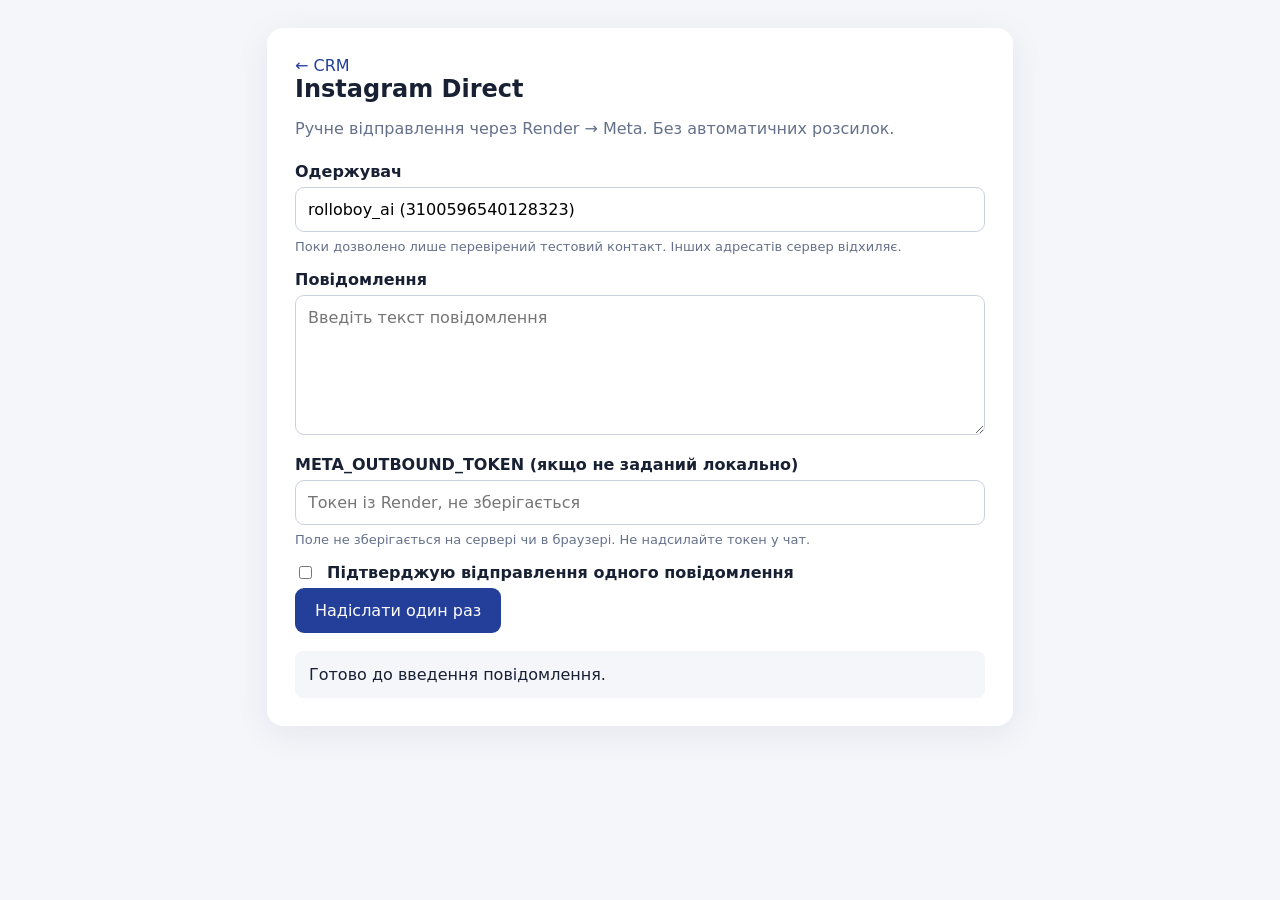
<file: server/static/instagram-direct.html>
<!doctype html>
<html lang="uk"><head><meta charset="utf-8"><meta name="viewport" content="width=device-width,initial-scale=1">
<title>CRM · Instagram Direct</title>
<style>
:root{font-family:system-ui,-apple-system,sans-serif;color:#182033;background:#f5f6fa}
body{margin:0;padding:28px}main{max-width:690px;margin:auto;background:white;border-radius:16px;padding:28px;box-shadow:0 8px 35px #18203312}
h1{font-size:24px;margin:0 0 6px}.sub{color:#65718a;margin-bottom:24px}label{display:block;font-weight:650;margin:16px 0 6px}
input,textarea{box-sizing:border-box;width:100%;font:inherit;border:1px solid #cbd2de;border-radius:9px;padding:12px}
textarea{min-height:140px;resize:vertical}button{background:#243f9a;color:white;border:0;border-radius:9px;padding:13px 20px;font:inherit;cursor:pointer}
button:disabled{opacity:.45;cursor:not-allowed}.note{color:#65718a;font-size:13px;margin-top:7px}
#status{white-space:pre-wrap;overflow-wrap:anywhere;margin-top:18px;padding:14px;background:#f5f6fa;border-radius:8px}
.row{display:flex;gap:12px;align-items:center}.row input{width:auto}.back{color:#243f9a;text-decoration:none}
</style></head><body><main>
<a class="back" href="/">← CRM</a><h1>Instagram Direct</h1>
<p class="sub">Ручне відправлення через Render → Meta. Без автоматичних розсилок.</p>
<label for="recipient">Одержувач</label><input id="recipient" value="rolloboy_ai (3100596540128323)" readonly>
<p class="note">Поки дозволено лише перевірений тестовий контакт. Інших адресатів сервер відхиляє.</p>
<label for="message">Повідомлення</label><textarea id="message" maxlength="1000" placeholder="Введіть текст повідомлення"></textarea>
<label for="token">META_OUTBOUND_TOKEN (якщо не заданий локально)</label>
<input id="token" type="password" autocomplete="off" placeholder="Токен із Render, не зберігається">
<p class="note">Поле не зберігається на сервері чи в браузері. Не надсилайте токен у чат.</p>
<label class="row"><input id="confirm" type="checkbox"> Підтверджую відправлення одного повідомлення</label>
<button id="send" type="button">Надіслати один раз</button>
<div id="status" role="status" aria-live="polite">Готово до введення повідомлення.</div>
</main><script>
const send=document.getElementById('send'), status=document.getElementById('status');
send.addEventListener('click',async()=>{
 const text=document.getElementById('message').value.trim();
 if(!text || !document.getElementById('confirm').checked){status.textContent='Введіть текст і підтвердьте відправлення.';return;}
 if(!crypto.randomUUID){status.textContent='Потрібен сучасний браузер.';return;}
 const request_id='crmmanual_'+crypto.randomUUID().replaceAll('-','');
 const token=document.getElementById('token').value;
 send.disabled=true;status.textContent='Надсилання одного запиту...';
 try{
   const response=await fetch('/api/crm/instagram/direct/send-once',{
     method:'POST',headers:{'Content-Type':'application/json'},
     body:JSON.stringify({recipient_id:'3100596540128323',text,request_id,confirmed:true,token})
   });
   const result=await response.json();
   if(response.ok && result.status==='accepted'){
     status.textContent='Meta прийняла повідомлення. Message ID: '+(result.result?.message_id||'—')+'\nПеревірте доставку в Instagram.';
     document.getElementById('confirm').checked=false;
   } else {
     status.textContent='Відповідь сервера ('+response.status+'): '+JSON.stringify(result);
   }
 }catch(e){status.textContent='Невизначений результат мережі. Не повторюйте запит, поки не перевірите журнали Render.';}
 finally{send.disabled=false;document.getElementById('token').value='';}
});
</script></body></html>
</file>
